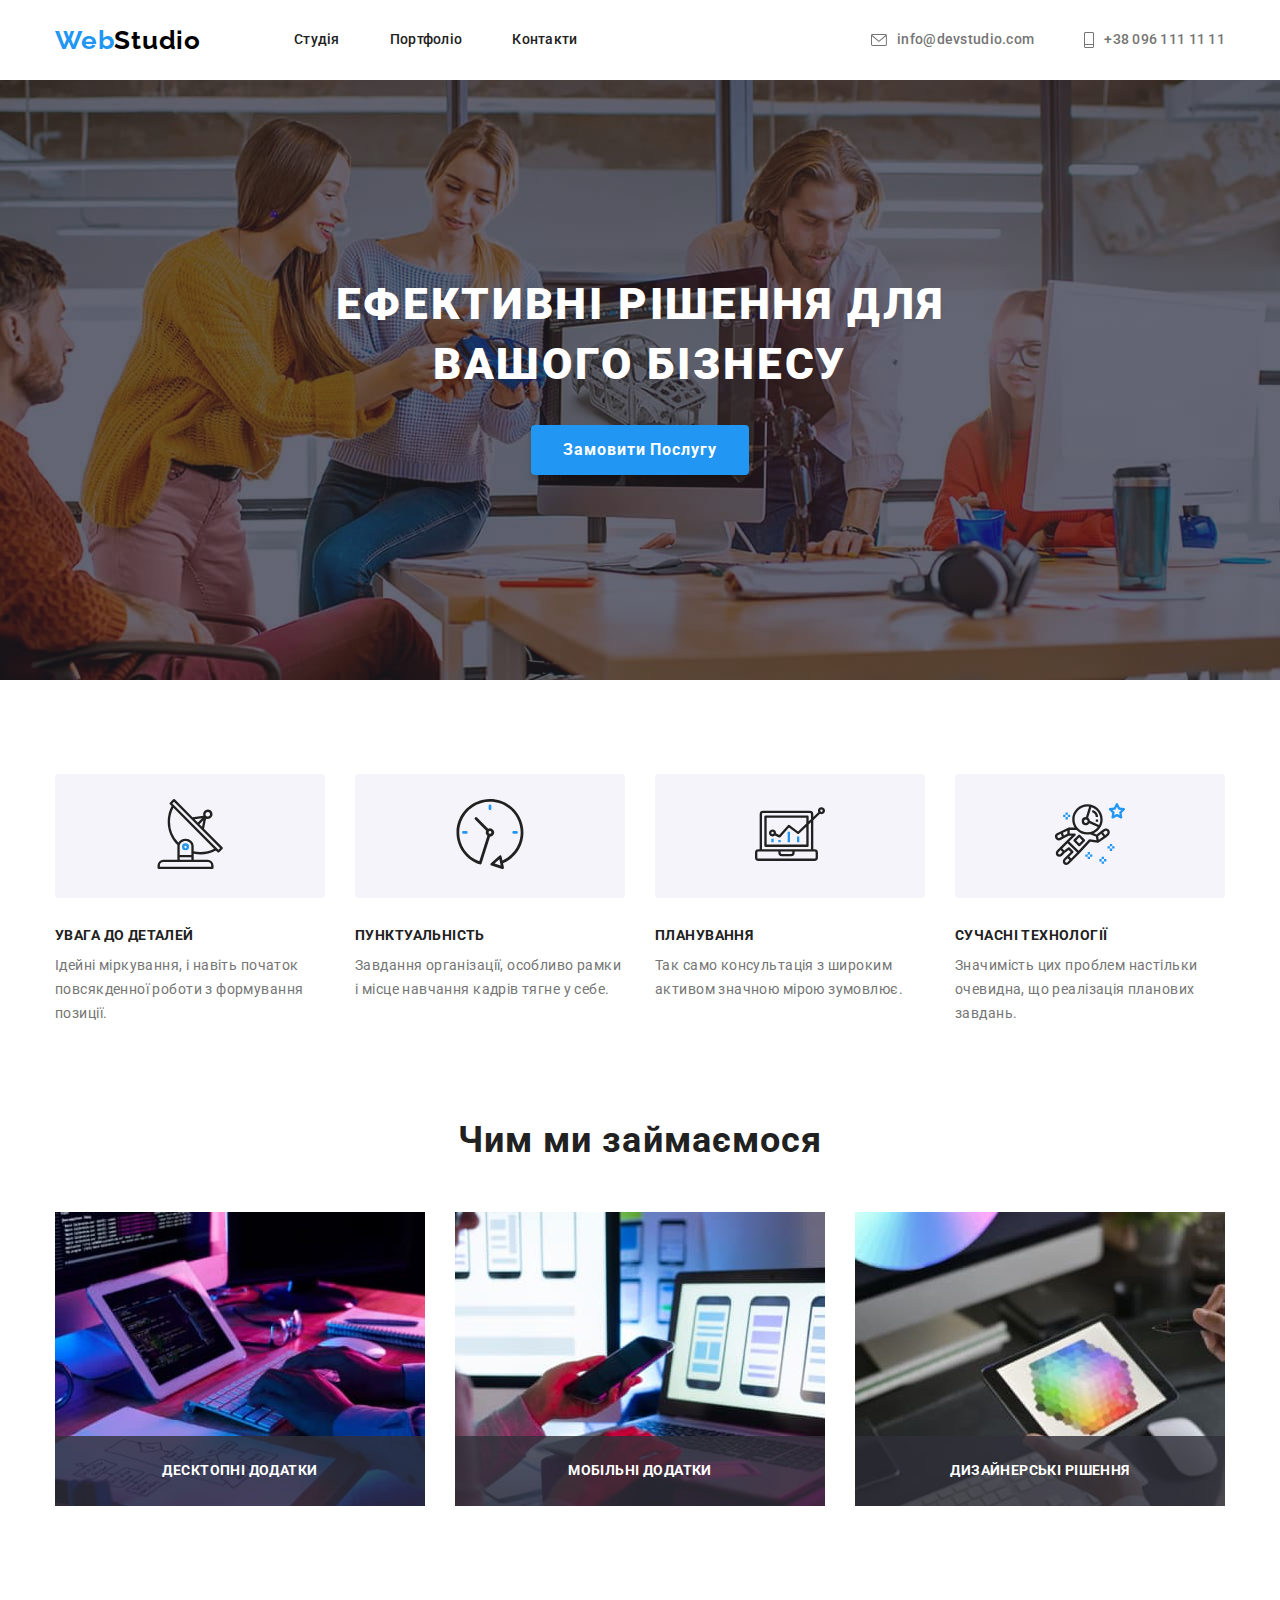
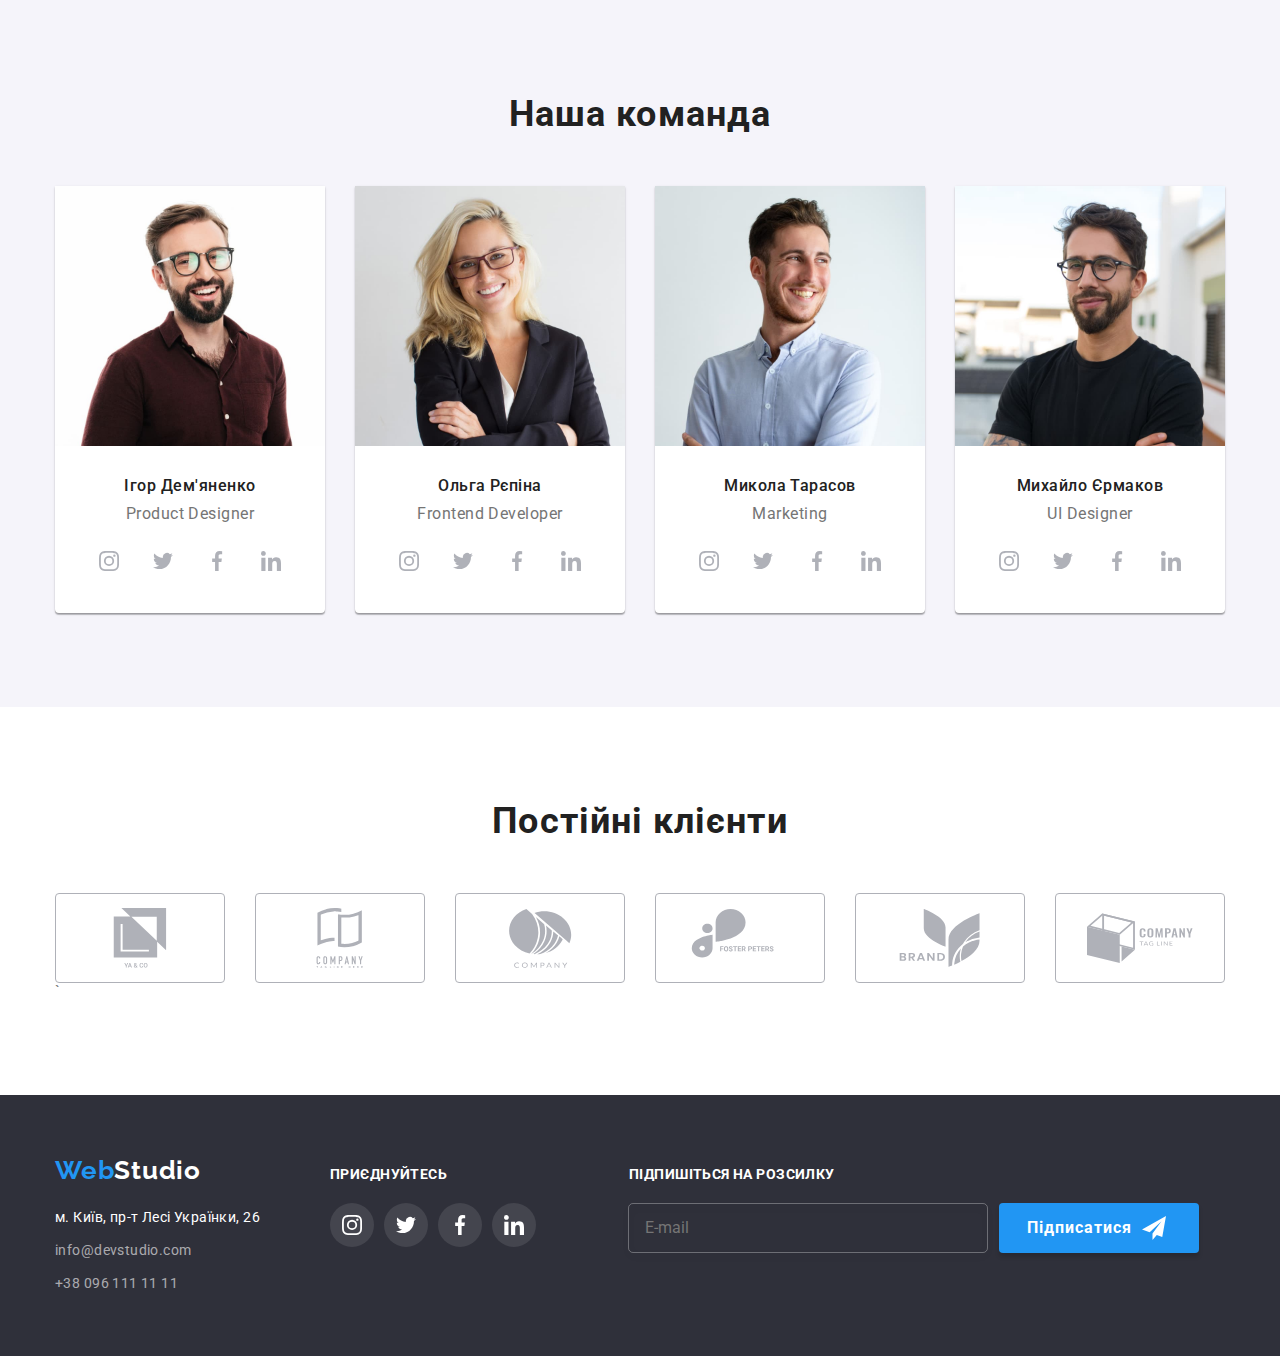
<file: index.html>
<!DOCTYPE html>
<html lang="uk">
  <head>
    <meta charset="UTF-8" />
    <meta http-equiv="X-UA-Compatible" content="IE=edge" />
    <meta name="viewport" content="width=device-width, initial-scale=1.0" />
    <link rel="preconnect" href="https://fonts.googleapis.com" />
    <link rel="preconnect" href="https://fonts.gstatic.com" crossorigin />
    <link
      href="https://fonts.googleapis.com/css2?family=Raleway:wght@700&family=Roboto:wght@400;500;700;900&display=swap"
      rel="stylesheet"
    />
    <link
      rel="stylesheet"
      href="https://cdnjs.cloudflare.com/ajax/libs/modern-normalize/1.1.0/modern-normalize.min.css"
    />
    <link rel="stylesheet" href="./css/styles.css" />
    <title>WebStudio</title>
  </head>
  <body>
    <header class="header">
      <div class="container block">
        <nav class="header-nav">
          <a href="./index.html" class="logo link"
            >Web<span class="second-word">Studio</span></a
          >

          <ul class="nav-list list">
            <li class="contact-item">
              <a href="#" class="nav-link line link">Студiя</a>
            </li>
            <li class="contact-item">
              <a href="./portfolio.html" class="nav-link line link"
                >Портфолiо</a
              >
            </li>
            <li class="contact-item">
              <a href="#" class="nav-link line link">Контакти</a>
            </li>
          </ul>
        </nav>
        <ul class="contact-list list">
          <li class="contact-item">
            <a href="mailto:info@devstudio.com" class="contact-link link"
              ><svg class="contact-mail-icon">
                <use href="./images/sprite.svg#mail"></use>
              </svg>
              info@devstudio.com</a
            >
          </li>
          <li class="contact-item">
            <a href="tel:+380961111111" class="contact-link link"
              ><svg class="contact-phone-icon">
                <use href="./images/sprite.svg#phone"></use>
              </svg>
              +38 096 111 11 11</a
            >
          </li>
        </ul>
      </div>
    </header>
    <main>
      <section class="hero">
        <div class="container">
          <h1 class="hero-title">
            Ефективні рішення для<br />
            вашого бізнесу
          </h1>
          <button class="hero-btn" type="button" data-modal-open>
            Замовити Послугу
          </button>
        </div>
      </section>

      <section class="section-advantages">
        <div class="container">
          <h2 class="title visually-hidden">Наші переваги</h2>
          <!--  далее уберается с помощью css  -->
          <ul class="advantages-list list">
            <li class="advantages-item item">
              <div class="advantages-icon-wrap">
                <svg class="advantages-icon">
                  <use href="./images/sprite.svg#antenna"></use>
                </svg>
              </div>
              <h3 class="advantages-title">увага до деталей</h3>
              <p class="advantages-text">
                Ідейні міркування, і навіть початок повсякденної роботи з
                формування позиції.
              </p>
            </li>
            <li class="advantages-item item">
              <div class="advantages-icon-wrap">
                <svg class="advantages-icon">
                  <use href="./images/sprite.svg#clock"></use>
                </svg>
              </div>
              <h3 class="advantages-title">пунктуальнiсть</h3>
              <p class="advantages-text">
                Завдання організації, особливо рамки і місце навчання кадрів
                тягне у себе.
              </p>
            </li>
            <li class="advantages-item item">
              <div class="advantages-icon-wrap">
                <svg class="advantages-icon">
                  <use href="./images/sprite.svg#diagram"></use>
                </svg>
              </div>
              <h3 class="advantages-title">планування</h3>
              <p class="advantages-text">
                Так само консультація з широким активом значною мірою зумовлює.
              </p>
            </li>
            <li class="advantages-item item">
              <div class="advantages-icon-wrap">
                <svg class="advantages-icon">
                  <use href="./images/sprite.svg#astronaut"></use>
                </svg>
              </div>
              <h3 class="advantages-title">сучаснi технологiї</h3>
              <p class="advantages-text">
                Значимість цих проблем настільки очевидна, що реалізація
                планових завдань.
              </p>
            </li>
          </ul>
        </div>
      </section>
      <section class="section-work section">
        <div class="container">
          <h2 class="title">Чим ми займаємося</h2>
          <ul class="work-list list">
            <li class="work-item item">
              <div class="work-thumb">
                <img
                  class="work-image"
                  src="./images/softengineer.jpg"
                  width="370"
                  alt="softengineer"
                />
                <div class="work-overlay">
                  <p class="work-overlay-text">Десктопні додатки</p>
                </div>
              </div>
            </li>

            <li class="work-item item">
              <div class="work-thumb">
                <img
                  class="work-image"
                  src="./images/mobiledev.jpg"
                  width="370"
                  alt="mobiledev"
                />
                <div class="work-overlay">
                  <p class="work-overlay-text">Мобільні додатки</p>
                </div>
              </div>
            </li>

            <li class="work-item item">
              <div class="work-thumb">
                <img
                  class="work-image"
                  src="./images/gamedev.jpg"
                  width="370"
                  alt="gamedev"
                />
                <div class="work-overlay">
                  <p class="work-overlay-text">Дизайнерські рішення</p>
                </div>
              </div>
            </li>
          </ul>
        </div>
      </section>
      <section class="section-team section">
        <div class="container">
          <h2 class="title">Наша команда</h2>
          <ul class="team-list list">
            <li class="team-item item">
              <img
                class="team-image"
                src="./images/igor.jpg"
                width="270"
                alt="igor"
              />
              <h3 class="team-name">Ігор Дем'яненко</h3>
              <p class="team-position">Product Designer</p>
              <ul class="team-icon-wrap">
                <li class="team-icon-block">
                  <a href="#" class="team-icon-link">
                    <svg class="team-icon">
                      <use href="./images/sprite.svg#instagram"></use>
                    </svg>
                  </a>
                </li>
                <li class="team-icon-block">
                  <a href="#" class="team-icon-link">
                    <svg class="team-icon">
                      <use href="./images/sprite.svg#twitter"></use>
                    </svg>
                  </a>
                </li>
                <li class="team-icon-block">
                  <a href="#" class="team-icon-link">
                    <svg class="team-icon">
                      <use href="./images/sprite.svg#facebook"></use>
                    </svg>
                  </a>
                </li>
                <li class="team-icon-block">
                  <a href="#" class="team-icon-link">
                    <svg class="team-icon">
                      <use href="./images/sprite.svg#linkedin"></use>
                    </svg>
                  </a>
                </li>
              </ul>
            </li>
            <li class="team-item item">
              <img
                class="team-image"
                src="./images/olga.jpg"
                width="270"
                alt="olga"
              />
              <h3 class="team-name">Ольга Рєпіна</h3>
              <p class="team-position">Frontend Developer</p>
              <ul class="team-icon-wrap">
                <li class="team-icon-block">
                  <a href="#" class="team-icon-link">
                    <svg class="team-icon">
                      <use href="./images/sprite.svg#instagram"></use>
                    </svg>
                  </a>
                </li>
                <li class="team-icon-block">
                  <a href="#" class="team-icon-link">
                    <svg class="team-icon">
                      <use href="./images/sprite.svg#twitter"></use>
                    </svg>
                  </a>
                </li>
                <li class="team-icon-block">
                  <a href="#" class="team-icon-link">
                    <svg class="team-icon">
                      <use href="./images/sprite.svg#facebook"></use>
                    </svg>
                  </a>
                </li>
                <li class="team-icon-block">
                  <a href="#" class="team-icon-link">
                    <svg class="team-icon">
                      <use href="./images/sprite.svg#linkedin"></use>
                    </svg>
                  </a>
                </li>
              </ul>
            </li>
            <li class="team-item item">
              <img
                class="team-image"
                src="./images/mukola.jpg"
                width="270"
                alt="mukola"
              />
              <h3 class="team-name">Микола Тарасов</h3>
              <p class="team-position">Marketing</p>
              <ul class="team-icon-wrap">
                <li class="team-icon-block">
                  <a href="#" class="team-icon-link">
                    <svg class="team-icon">
                      <use href="./images/sprite.svg#instagram"></use>
                    </svg>
                  </a>
                </li>
                <li class="team-icon-block">
                  <a href="#" class="team-icon-link">
                    <svg class="team-icon">
                      <use href="./images/sprite.svg#twitter"></use>
                    </svg>
                  </a>
                </li>
                <li class="team-icon-block">
                  <a href="#" class="team-icon-link">
                    <svg class="team-icon">
                      <use href="./images/sprite.svg#facebook"></use>
                    </svg>
                  </a>
                </li>
                <li class="team-icon-block">
                  <a href="#" class="team-icon-link">
                    <svg class="team-icon">
                      <use href="./images/sprite.svg#linkedin"></use>
                    </svg>
                  </a>
                </li>
              </ul>
            </li>
            <li class="team-item item">
              <img
                class="team-image"
                src="./images/muhailo.jpg"
                width="270"
                alt="muhailo"
              />
              <h3 class="team-name">Михайло Єрмаков</h3>
              <p class="team-position">UI Designer</p>
              <ul class="team-icon-wrap">
                <li class="team-icon-block">
                  <a href="#" class="team-icon-link">
                    <svg class="team-icon">
                      <use href="./images/sprite.svg#instagram"></use>
                    </svg>
                  </a>
                </li>
                <li class="team-icon-block">
                  <a href="#" class="team-icon-link">
                    <svg class="team-icon">
                      <use href="./images/sprite.svg#twitter"></use>
                    </svg>
                  </a>
                </li>
                <li class="team-icon-block">
                  <a href="#" class="team-icon-link">
                    <svg class="team-icon">
                      <use href="./images/sprite.svg#facebook"></use>
                    </svg>
                  </a>
                </li>
                <li class="team-icon-block">
                  <a href="#" class="team-icon-link">
                    <svg class="team-icon">
                      <use href="./images/sprite.svg#linkedin"></use>
                    </svg>
                  </a>
                </li>
              </ul>
            </li>
          </ul>
        </div>
      </section>
      <section class="regular-customers section">
        <div class="container">
          <h2 class="title">Постійні клієнти</h2>
          <ul class="regular-list list">
            <li class="regular-item item">
              <a href="#" class="regular-link link">
                <svg class="regular-icon">
                  <use href="./images/sprite.svg#group-1"></use>
                </svg>
              </a>
            </li>
            <li class="regular-item item">
              <a href="#" class="regular-link">
                <svg class="regular-icon">
                  <use href="./images/sprite.svg#group-2"></use>
                </svg>
              </a>
            </li>
            <li class="regular-item item">
              <a href="#" class="regular-link">
                <svg class="regular-icon">
                  <use href="./images/sprite.svg#group-3"></use>
                </svg>
              </a>
            </li>
            <li class="regular-item item">
              <a href="#" class="regular-link">
                <svg class="regular-icon">
                  <use href="./images/sprite.svg#group-4"></use>
                </svg>
              </a>
            </li>
            <li class="regular-item item">
              <a href="#" class="regular-link">
                <svg class="regular-icon">
                  <use href="./images/sprite.svg#group-5"></use>
                </svg>
              </a>
            </li>
            <li class="regular-item item">
              <a href="#" class="regular-link">
                <svg class="regular-icon">
                  <use href="./images/sprite.svg#group-6"></use>
                </svg>
              </a>
            </li>
          </ul>
          `
        </div>
      </section>
    </main>
    <footer class="footer">
      <div class="footer-container container">
        <div class="footer-contact">
          <a href="/" class="logo link"
            >Web<span class="footer-second-word">Studio</span></a
          >
          <address class="footer-address">
            <ul class="footer-list list">
              <li class="footer-item">
                <a
                  class="footer-link link location"
                  href="https://goo.gl/maps/rSGDT6scq2BDMD889"
                  >м. Київ, пр-т Лесі Українки, 26</a
                >
              </li>
              <li class="footer-item">
                <a class="footer-link link" href="mailto:info@devstudio.com"
                  >info@devstudio.com</a
                >
              </li>
              <li class="footer-item">
                <a class="footer-link link" href="tel:+380961111111"
                  >+38 096 111 11 11</a
                >
              </li>
            </ul>
          </address>
        </div>
        <div class="footer-social">
          <h3 class="footer-social-title">приєднуйтесь</h3>
          <ul class="footer-social-list list">
            <li class="footer-social-item item">
              <a href="#" class="footer-social-link link">
                <svg class="footer-social-icon">
                  <use href="./images/sprite.svg#instagram"></use>
                </svg>
              </a>
            </li>
            <li class="footer-social-item">
              <a href="#" class="footer-social-link">
                <svg class="footer-social-icon">
                  <use href="./images/sprite.svg#twitter"></use>
                </svg>
              </a>
            </li>
            <li class="footer-social-item">
              <a href="#" class="footer-social-link">
                <svg class="footer-social-icon">
                  <use href="./images/sprite.svg#facebook"></use>
                </svg>
              </a>
            </li>
            <li class="footer-social-item">
              <a href="#" class="footer-social-link">
                <svg class="footer-social-icon">
                  <use href="./images/sprite.svg#linkedin"></use>
                </svg>
              </a>
            </li>
          </ul>
        </div>
        <form class="footer-form">
          <h3 class="form-title">Підпишіться на розсилку</h3>

          <div class="form-field">
            <input
              type="email"
              name="email"
              class="input-email"
              id="email"
              placeholder=" "
            />
            <label class="footer-label" for="email">E-mail</label>

            <button class="footer-btn" type="submit">
              Підписатися
              <svg class="form-btn-icon">
                <use href="./images/sprite.svg#icon-send"></use>
              </svg>
            </button>
          </div>
        </form>
      </div>
    </footer>
    <div class="backdrop is-hidden" data-modal>
      <div class="modal">
        <button type="button" class="modal-button" data-modal-close>
          <svg class="modal-icon">
            <use href="./images/sprite.svg#btn-close"></use>
          </svg>
        </button>
        <form class="modal-form">
          <h2 class="modal-form-title">
            Залиште свої дані, ми вам передзвонимо
          </h2>

          <label class="form-item-label">
            <span class="form-text">Ім'я</span>
            <input type="text" name="name" class="modal-input" />
            <svg class="modal-form-icon">
              <use href="./images/sprite.svg#person"></use>
            </svg>
          </label>

          <label class="form-item-label">
            <span class="form-text">Телефон</span>
            <input type="tel" name="number" class="modal-input" />
            <svg class="modal-form-icon">
              <use href="./images/sprite.svg#phone-form"></use>
            </svg>
          </label>

          <label class="form-item-label">
            <span class="form-text">Пошта</span>
            <input type="email" name="email" class="modal-input" />
            <svg class="modal-form-icon">
              <use href="./images/sprite.svg#email"></use>
            </svg>
          </label>
          <label class="form-item-label">
            <span class="form-text">Коментар</span>
            <textarea
              class="form-textarea"
              name="comment"
              rows="10"
              placeholder="Введіть текст"
            >
            </textarea>
          </label>
          <label class="form-item-label">
            <input type="checkbox" name="agreement" class="checkbox" />
            <span class="icon"></span>
            <span class="agreement-text"
              >Погоджуюся з розсилкою та приймаю
              <a href="#" class="agreement-link">Умови договору</a></span
            >
          </label>
          <button type="submit" class="modal-form-btn">Відправити</button>
        </form>
      </div>
    </div>
    <script src="./js/script.js"></script>
  </body>
</html>
</file>
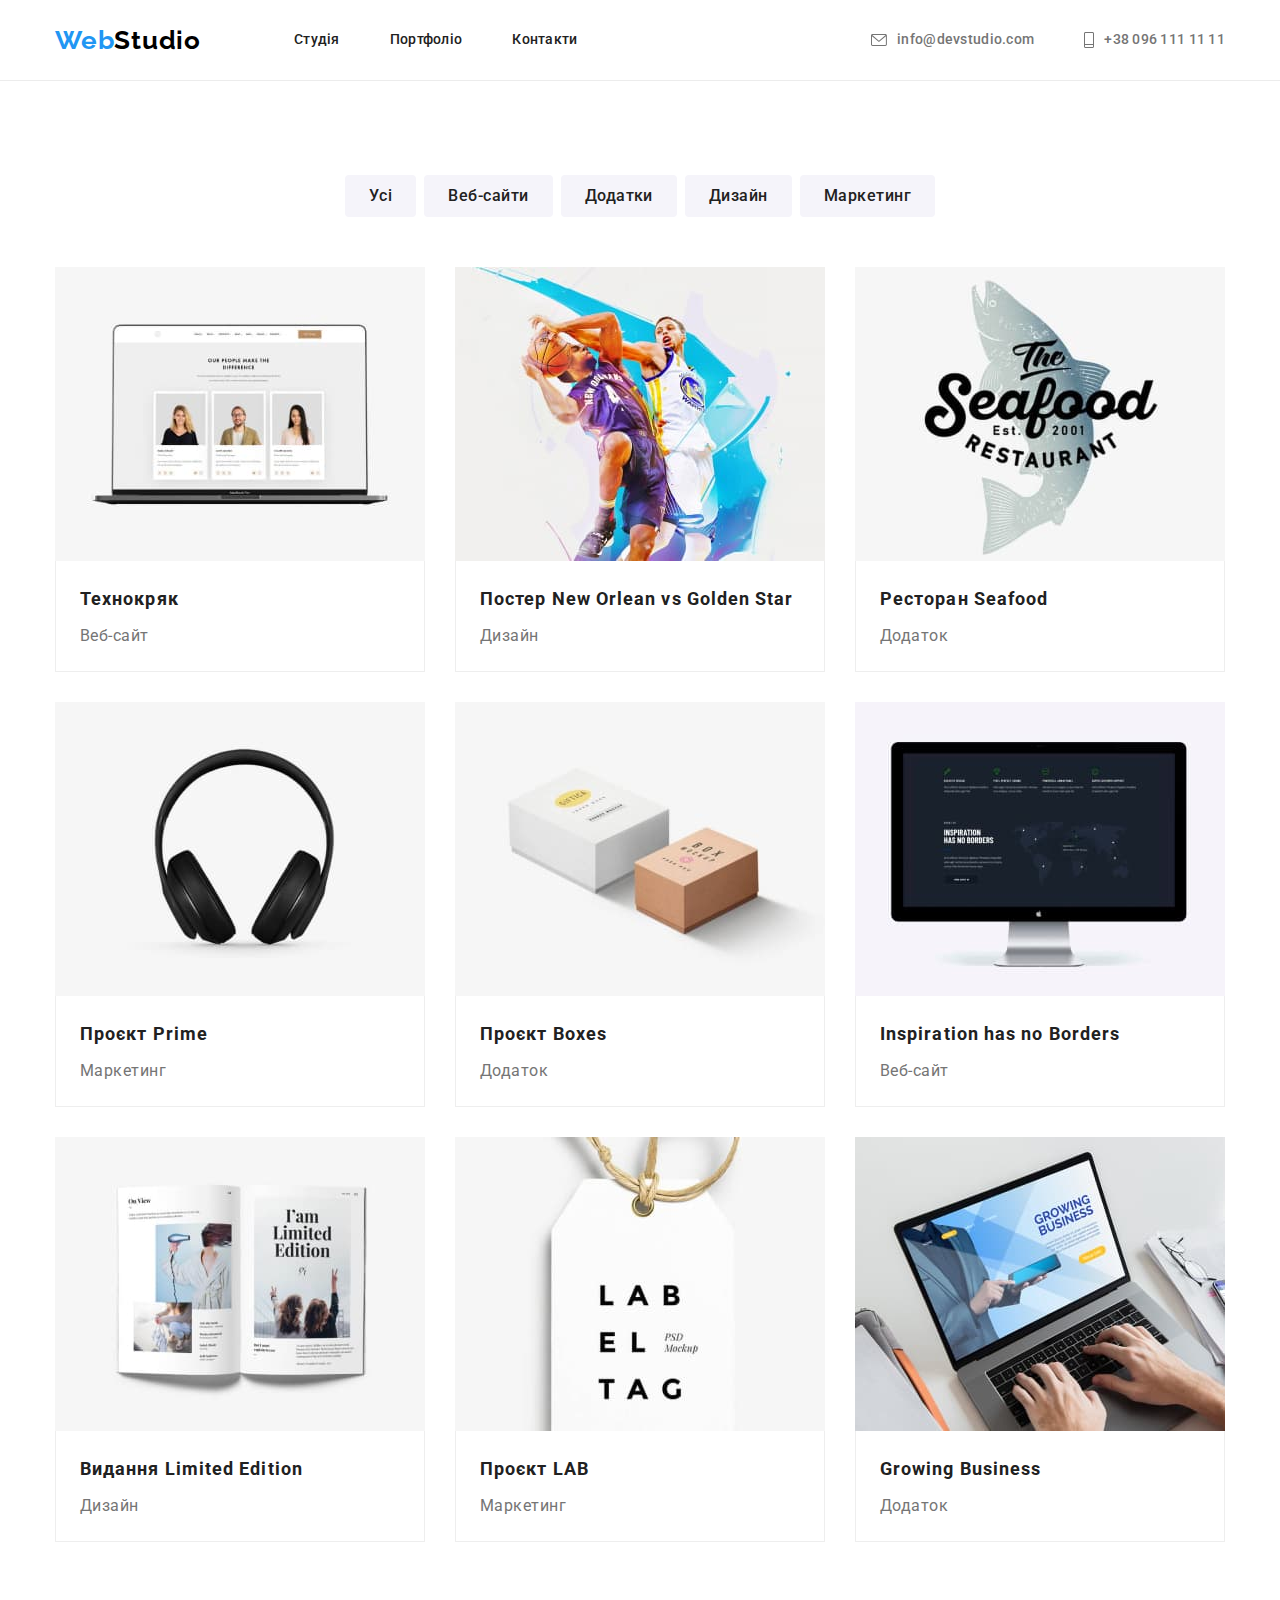
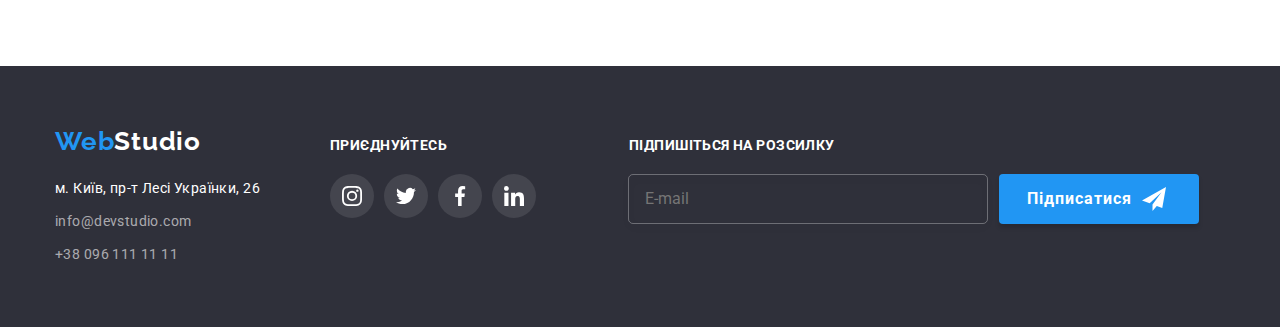
<file: portfolio.html>
<!DOCTYPE html>
<html lang="uk">
  <head>
    <meta charset="UTF-8" />
    <meta http-equiv="X-UA-Compatible" content="IE=edge" />
    <meta name="viewport" content="width=device-width, initial-scale=1.0" />
    <link rel="preconnect" href="https://fonts.googleapis.com" />
    <link rel="preconnect" href="https://fonts.gstatic.com" crossorigin />
    <link
      href="https://fonts.googleapis.com/css2?family=Raleway:wght@700&family=Roboto:wght@400;500;700;900&display=swap"
      rel="stylesheet"
    />
    <link
      rel="stylesheet"
      href="https://cdnjs.cloudflare.com/ajax/libs/modern-normalize/1.1.0/modern-normalize.min.css"
    />
    <link rel="stylesheet" href="./css/styles.css" />
    <title>WebStudio</title>
  </head>
  <body>
    <header class="header header-portfolio">
      <div class="container block">
        <nav class="header-nav">
          <a href="./index.html" class="logo link"
            >Web<span class="second-word">Studio</span></a
          >

          <ul class="nav-list list">
            <li class="contact-item">
              <a href="./index.html" class="nav-link line link">Студiя</a>
            </li>
            <li class="contact-item">
              <a href="./portfolio.html" class="nav-link line link"
                >Портфолiо</a
              >
            </li>
            <li class="contact-item">
              <a href="#" class="nav-link line link">Контакти</a>
            </li>
          </ul>
        </nav>
        <ul class="contact-list list">
          <li class="contact-item">
            <a href="mailto:info@devstudio.com" class="contact-link link"
              ><svg class="contact-mail-icon">
                <use href="./images/sprite.svg#mail"></use>
              </svg>
              info@devstudio.com</a
            >
          </li>
          <li class="contact-item">
            <a href="tel:+380961111111" class="contact-link link"
              ><svg class="contact-phone-icon">
                <use href="./images/sprite.svg#phone"></use>
              </svg>
              +38 096 111 11 11</a
            >
          </li>
        </ul>
      </div>
    </header>
    <main>
      <section class="portfolio section">
        <div class="container">
          <h1 class="portfolio-title visually-hidden">Наші проекти</h1>
          <ul class="portfolio-btn-list list">
            <li class="portfolio-btn-list-item">
              <button class="portfolio-btn" type="button">Уci</button>
            </li>
            <li class="portfolio-btn-list-item">
              <button class="portfolio-btn" type="button">Веб-сайти</button>
            </li>
            <li class="portfolio-btn-list-item">
              <button class="portfolio-btn" type="button">Додатки</button>
            </li>
            <li class="portfolio-btn-list-item">
              <button class="portfolio-btn" type="button">Дизайн</button>
            </li>
            <li class="portfolio-btn-list-item">
              <button class="portfolio-btn" type="button">Маркетинг</button>
            </li>
          </ul>
          <ul class="portfolio-images-list list">
            <li class="portfolio-images-list-item">
              <a href="#" class="portfolio-link link">
                <img
                  class="portfolio-image"
                  src="./images/technoqua.jpg"
                  alt="web site"
                  width="370"
                />
                <div class="portfolio-image-description">
                  <h2 class="portfolio-name">Технокряк</h2>
                  <p class="portfolio-project">Веб-сайт</p>
                </div>
                <div class="portfolio-overlay">
                  <p class="portfolio-overlay-text">
                    Ресурс пропонує комплексні пропозиції з різним рівнем
                    функціоналу та сервісів. Все це дозволить відвідувачу
                    отримати вичерпні відомості про компанію чи приватну особу.
                  </p>
                </div>
              </a>
            </li>
            <li class="portfolio-images-list-item">
              <a href="#" class="portfolio-link link">
                <img
                  class="portfolio-image"
                  src="./images/basketball-post.jpg"
                  alt="basketball post"
                  width="370"
                />
                <div class="portfolio-image-description">
                  <h2 class="portfolio-name">
                    Постер New Orlean vs Golden Star
                  </h2>
                  <p class="portfolio-project">Дизайн</p>
                </div>
                <div class="portfolio-overlay">
                  <p class="portfolio-overlay-text">
                    Ресурс пропонує комплексні пропозиції з різним рівнем
                    функціоналу та сервісів. Все це дозволить відвідувачу
                    отримати вичерпні відомості про компанію чи приватну особу.
                  </p>
                </div>
              </a>
            </li>
            <li class="portfolio-images-list-item">
              <a href="#" class="portfolio-link link">
                <img
                  class="portfolio-image"
                  src="./images/restourant-seafood.jpg"
                  alt="restourant seafood"
                  width="370"
                />
                <div class="portfolio-image-description">
                  <h2 class="portfolio-name">Ресторан Seafood</h2>
                  <p class="portfolio-project">Додаток</p>
                </div>
                <div class="portfolio-overlay">
                  <p class="portfolio-overlay-text">
                    Ресурс пропонує комплексні пропозиції з різним рівнем
                    функціоналу та сервісів. Все це дозволить відвідувачу
                    отримати вичерпні відомості про компанію чи приватну особу.
                  </p>
                </div>
              </a>
            </li>
            <li class="portfolio-images-list-item">
              <a href="#" class="portfolio-link link">
                <img
                  class="portfolio-image"
                  src="./images/prime-project.jpg"
                  alt="prime project"
                  width="370"
                />
                <div class="portfolio-image-description">
                  <h2 class="portfolio-name">Проєкт Prime</h2>
                  <p class="portfolio-project">Маркетинг</p>
                </div>
                <div class="portfolio-overlay">
                  <p class="portfolio-overlay-text">
                    Ресурс пропонує комплексні пропозиції з різним рівнем
                    функціоналу та сервісів. Все це дозволить відвідувачу
                    отримати вичерпні відомості про компанію чи приватну особу.
                  </p>
                </div>
              </a>
            </li>
            <li class="portfolio-images-list-item">
              <a href="#" class="portfolio-link link">
                <img
                  class="portfolio-image"
                  src="./images/boxes-project.jpg"
                  alt="boxes project"
                  width="370"
                />
                <div class="portfolio-image-description">
                  <h2 class="portfolio-name">Проєкт Boxes</h2>
                  <p class="portfolio-project">Додаток</p>
                </div>
                <div class="portfolio-overlay">
                  <p class="portfolio-overlay-text">
                    Ресурс пропонує комплексні пропозиції з різним рівнем
                    функціоналу та сервісів. Все це дозволить відвідувачу
                    отримати вичерпні відомості про компанію чи приватну особу.
                  </p>
                </div>
              </a>
            </li>
            <li class="portfolio-images-list-item">
              <a href="#" class="portfolio-link link">
                <img
                  class="portfolio-image"
                  src="./images/inspiration.jpg"
                  alt="inspiration"
                  width="370"
                />
                <div class="portfolio-image-description">
                  <h2 class="portfolio-name">Inspiration has no Borders</h2>
                  <p class="portfolio-project">Веб-сайт</p>
                </div>
                <div class="portfolio-overlay">
                  <p class="portfolio-overlay-text">
                    Ресурс пропонує комплексні пропозиції з різним рівнем
                    функціоналу та сервісів. Все це дозволить відвідувачу
                    отримати вичерпні відомості про компанію чи приватну особу.
                  </p>
                </div>
              </a>
            </li>
            <li class="portfolio-images-list-item">
              <a href="#" class="portfolio-link link">
                <img
                  class="portfolio-image"
                  src="./images/limited-edition.jpg"
                  alt="limited edition"
                  width="370"
                />
                <div class="portfolio-image-description">
                  <h2 class="portfolio-name">Видання Limited Edition</h2>
                  <p class="portfolio-project">Дизайн</p>
                </div>
                <div class="portfolio-overlay">
                  <p class="portfolio-overlay-text">
                    Ресурс пропонує комплексні пропозиції з різним рівнем
                    функціоналу та сервісів. Все це дозволить відвідувачу
                    отримати вичерпні відомості про компанію чи приватну особу.
                  </p>
                </div>
              </a>
            </li>
            <li class="portfolio-images-list-item">
              <a href="#" class="portfolio-link link">
                <img
                  class="portfolio-image"
                  src="./images/lab-project.jpg"
                  alt="lab project"
                  width="370"
                />
                <div class="portfolio-image-description">
                  <h2 class="portfolio-name">Проєкт LAB</h2>
                  <p class="portfolio-project">Маркетинг</p>
                </div>
                <div class="portfolio-overlay">
                  <p class="portfolio-overlay-text">
                    Ресурс пропонує комплексні пропозиції з різним рівнем
                    функціоналу та сервісів. Все це дозволить відвідувачу
                    отримати вичерпні відомості про компанію чи приватну особу.
                  </p>
                </div>
              </a>
            </li>
            <li class="portfolio-images-list-item">
              <a href="#" class="portfolio-link link">
                <img
                  class="portfolio-image"
                  src="./images/growing-business.jpg"
                  alt="growing business"
                  width="370"
                />
                <div class="portfolio-image-description">
                  <h2 class="portfolio-name">Growing Business</h2>
                  <p class="portfolio-project">Додаток</p>
                </div>
                <div class="portfolio-overlay">
                  <p class="portfolio-overlay-text">
                    Ресурс пропонує комплексні пропозиції з різним рівнем
                    функціоналу та сервісів. Все це дозволить відвідувачу
                    отримати вичерпні відомості про компанію чи приватну особу.
                  </p>
                </div>
              </a>
            </li>
          </ul>
        </div>
      </section>
    </main>
    <footer class="footer">
      <div class="footer-container container">
        <div class="footer-contact">
          <a href="/" class="logo link"
            >Web<span class="footer-second-word">Studio</span></a
          >
          <address class="footer-address">
            <ul class="footer-list list">
              <li class="footer-item">
                <a
                  class="footer-link link location"
                  href="https://goo.gl/maps/rSGDT6scq2BDMD889"
                  >м. Київ, пр-т Лесі Українки, 26</a
                >
              </li>
              <li class="footer-item">
                <a class="footer-link link" href="mailto:info@devstudio.com"
                  >info@devstudio.com</a
                >
              </li>
              <li class="footer-item">
                <a class="footer-link link" href="tel:+380961111111"
                  >+38 096 111 11 11</a
                >
              </li>
            </ul>
          </address>
        </div>
        <div class="footer-social">
          <h3 class="footer-social-title">приєднуйтесь</h3>
          <ul class="footer-social-list list">
            <li class="footer-social-item item">
              <a href="#" class="footer-social-link link">
                <svg class="footer-social-icon">
                  <use href="./images/sprite.svg#instagram"></use>
                </svg>
              </a>
            </li>
            <li class="footer-social-item">
              <a href="#" class="footer-social-link">
                <svg class="footer-social-icon">
                  <use href="./images/sprite.svg#twitter"></use>
                </svg>
              </a>
            </li>
            <li class="footer-social-item">
              <a href="#" class="footer-social-link">
                <svg class="footer-social-icon">
                  <use href="./images/sprite.svg#facebook"></use>
                </svg>
              </a>
            </li>
            <li class="footer-social-item">
              <a href="#" class="footer-social-link">
                <svg class="footer-social-icon">
                  <use href="./images/sprite.svg#linkedin"></use>
                </svg>
              </a>
            </li>
          </ul>
        </div>
        <form class="footer-form">
          <h3 class="form-title">Підпишіться на розсилку</h3>

          <div class="form-field">
            <input
              type="email"
              name="email"
              class="input-email"
              id="email"
              placeholder=" "
            />
            <label class="footer-label" for="email">E-mail</label>

            <button class="footer-btn" type="submit">
              Підписатися
              <svg class="form-btn-icon">
                <use href="./images/sprite.svg#icon-send"></use>
              </svg>
            </button>
          </div>
        </form>
      </div>
    </footer>
  </body>
</html>
</file>
<file: css/styles.css>
*,
*::before,
*::after {
  box-sizing: border-box;
}

/* Убираем внутренние отступы */
ul,
ol {
  padding: 0;
  margin: 0;
  list-style: none;
}

/* Убираем внешние отступы */
body,
h1,
h2,
h3,
h4,
h5,
h6,
p,
ul,
ol {
  margin: 0;
}

:root {
  --main-color: #757575;
  --black-color: #212121;
  --main-bg-color: #fff;
  --accent-color: #2196f3;
  --white-text-color: #fff;
  --image-bg-color: blanchedalmond;
  --margin-left-for-lists: 30px;
  --font-weight-bold: 700;
  --bg-color-advantages-icon: #f5f4fa;
  --bg-color-social-icon: #afb1b8;
  --time-function: cubic-bezier(0.4, 0, 0.2, 1);
}
body {
  font-family: "Roboto", sans-serif;
  background-color: var(--main-bg-color);
  color: var(--main-color);
}

.list {
  list-style: none;
}

.link {
  display: block;
  text-decoration: none;
}

.container {
  max-width: 1200px;
  padding: 0 15px;
  margin: 0 auto;
}

img {
  display: block;
}

.section {
  padding: 94px 0;
}

.backdrop {
  position: fixed;
  top: 0;
  left: 0;
  width: 100vw;
  height: 100vh;
  background-color: rgba(0, 0, 0, 0.2);
  opacity: 1;
  transition: opacity 250ms var(--time-function);
}
.backdrop.is-hidden {
  opacity: 0;
  pointer-events: none;
}
/* спрятано модальное окно*/
.backdrop.is-hidden .modal {
  transform: translate(-50%, -50%) scale(0.9);
}
/*когда видно модальное окно*/
.modal {
  position: absolute;
  top: 50%;
  left: 50%;
  width: 528px;
  height: 581px;
  padding: 40px;
  background-color: var(--main-bg-color);
  transform: translate(-50%, -50%) scale(1);
  transition: transform 250ms var(--time-function);
}

.modal-button {
  position: absolute;
  top: 8px;
  right: 8px;
  width: 30px;
  height: 30px;
  display: flex;
  align-items: center;
  justify-content: center;
  border-radius: 50%;
  background-color: var(--main-bg-color);
  border-color: rgba(0, 0, 0, 0.1);
  cursor: pointer;
}

.modal-icon {
  width: 11px;
  height: 11px;
  transition: fill 250ms var(--time-function);
}

.modal-button:hover .modal-icon,
.modal-button:focus .modal-icon {
  fill: var(--accent-color);
}

.modal-form {
  width: 448px;
  margin: 0 auto;
}
.modal-form-title {
  margin-bottom: 12px;
  font-weight: var(--font-weight-bold);
  font-size: 20px;
  line-height: 1.15;
  text-align: center;
  letter-spacing: 0.03em;

  color: var(--black-color);
}

.modal-field {
  position: relative;
}

.form-item:not(:first-child) {
  margin-top: 12px;
}
.form-item:nth-child(5) .form-item-label {
  flex-direction: row;
  align-items: center;
}

.form-item-label {
  position: relative;
  display: flex;
  flex-direction: column;
  font-weight: 400;
  font-size: 12px;
  line-height: 1.16;
  letter-spacing: 0.01em;
  color: var(--main-color);
}

.form-item-label:nth-of-type(5) {
  flex-direction: row;
  align-items: center;
  justify-content: center;
}

.modal-input {
  width: 100%;
  padding: 14px 15px 14px 42px;
  margin: 4px 0 10px;
  border: none;
  outline: 1px solid rgba(33, 33, 33, 0.2);
  border-radius: 4px;
  transition: outline 250ms var(--time-function);
  cursor: pointer;
}

.form-item-label:focus-within .modal-form-icon {
  fill: var(--accent-color);
}
.form-item-label:hover .modal-form-icon {
  fill: var(--accent-color);
}

.modal-input:hover,
.modal-input:focus {
  outline: 1px solid var(--accent-color);
}

.modal-form-icon {
  width: 18px;
  height: 18px;
  position: absolute;
  top: 30px;
  left: 15px;
  transition: fill 250ms var(--time-function);
}

.form-textarea {
  resize: none;
  height: 120px;
  padding: 14px 16px;
  margin: 4px 0 20px;
  font-weight: 400;
  font-size: 12px;
  line-height: 1.16px;
  letter-spacing: 0.01em;
  border: none;
  outline: 1px solid rgba(33, 33, 33, 0.2);
  border-radius: 4px;
  color: rgba(117, 117, 117, 0.5);
  transition: outline 250ms var(--time-function);
  cursor: pointer;
}

.form-textarea:hover,
.form-textarea:focus {
  outline: 1px solid var(--accent-color);
}

.modal-form-btn {
  display: block;
  margin: 20px auto 0;
  width: 200px;
  padding: 10px 52px;
  font-weight: var(--font-weight-bold);
  font-size: 16px;
  line-height: 1.88;
  letter-spacing: 0.06em;
  color: var(--white-text-color);
  background-color: var(--accent-color);
  box-shadow: 0px 4px 4px rgba(0, 0, 0, 0.15);
  border-radius: 4px;
  border: none;
  cursor: pointer;
  transition: background-color 250ms var(--time-function);
}

.modal-form-btn:hover,
.modal-form-btn:focus {
  background-color: #188ce8;
}

.checkbox {
  appearance: none;
  position: absolute;
}

.icon {
  display: inline-block;
  width: 15px;
  height: 15px;
  border: 2px solid var(--black-color);
  border-radius: 4px;
  margin-right: 8px;
  transition: background-image 250ms var(--time-function),
    border-color 250ms var(--time-function),
    background-color 250ms var(--time-function);
}

.form-item-label:focus-within .icon,
.form-item-label:hover .icon {
  border-color: var(--accent-color);
}
.form-item-label:focus-within,
.form-item-label:hover {
  cursor: pointer;
}

.checkbox:checked + .icon {
  border-color: transparent;
  background-color: var(--accent-color);
  background-image: url(../images/icon-check.svg);
  background-origin: border-box;
  background-size: contain;
}

.agreement-text {
  font-weight: 400;
  font-size: 14px;
  line-height: 1.71;
  letter-spacing: 0.03em;
  color: var(--main-color);
}

.agreement-link {
  display: inline-block;
  color: var(--accent-color);
  text-decoration: none;
}
.agreement-link:after {
  content: "";
  display: block;
  width: 100%;
  height: 1px;
  margin-top: -4px;
  background-color: var(--accent-color);
}

/*-------------------header-------------------*/
.header-portfolio::after {
  content: "";
  display: block;
  border-bottom: 1px solid #ececec;
}

.block {
  display: flex;
}

.header-nav {
  display: flex;
  align-items: center;
}

.nav-list {
  display: flex;
  align-items: center;
  margin-left: 93px;
}

.nav-link {
  padding: 32px 0;
  position: relative;
}

.contact-item:not(:first-child) {
  margin-left: 50px;
}

.logo {
  font-family: "Raleway", sans-serif;
  font-weight: var(--font-weight-bold);
  font-size: 26px;
  line-height: 1.19;
  letter-spacing: 0.03em;
  color: var(--accent-color);
}

.contact-list {
  display: flex;
  margin-left: auto;
}

.contact-item {
  display: flex;
  position: relative;
}

.line::after {
  content: "";
  position: absolute;
  bottom: 0;
  right: 0;
  width: 100%;
  height: 4px;
  border-radius: 2px;
  background-color: var(--accent-color);
  opacity: 0;
  transition: opacity 250ms var(--time-function);
}

.nav-link:hover.line::after,
.nav-link:focus.line::after {
  opacity: 1;
}

.item:not(:first-child) {
  margin-left: var(--margin-left-for-lists);
}
.second-word {
  color: #000;
}
.nav-link,
.contact-link {
  display: flex;
  align-items: center;
  font-weight: 500;
  font-size: 14px;
  line-height: 1.14;
  letter-spacing: 0.02em;
  color: var(--black-color);
  transition: color 250ms var(--time-function);
}

.contact-mail-icon {
  margin-right: 10px;
  width: 16px;
  height: 12px;
  fill: currentColor;
  transition: fill 250ms var(--time-function);
}

.contact-phone-icon {
  margin-right: 10px;
  width: 10px;
  height: 16px;
  fill: currentColor;
  transition: fill 250ms var(--time-function);
}

.contact-link:hover,
.contact-link:focus .contact-mail-icon {
  fill: var(--accent-color);
}
.contact-link:hover,
.contact-link:focus .contact-phone-icon {
  fill: var(--accent-color);
}

.contact-link {
  color: inherit;
}

.nav-link:hover,
.nav-link:focus,
.contact-link:hover,
.contact-link:focus,
.footer-link:hover,
.footer-link:focus {
  color: var(--accent-color);
}

/*----------hero----------*/

.hero,
.footer {
  background-color: #2f303a;
}

.hero {
  max-width: 1600px;
  height: 600px;
  padding: 195px 0;
  margin: 0 auto;
  text-align: center;
  background-image: linear-gradient(
      to right,
      rgba(47, 48, 58, 0.4),
      rgba(47, 48, 58, 0.4)
    ),
    url(../images/hero.jpg);
  background-repeat: no-repeat;
  background-position: center;
  background-size: cover;
}

.hero-title {
  margin-bottom: 30px;
  font-weight: 900;
  font-size: 44px;
  line-height: 1.36;
  letter-spacing: 0.06em;
  text-transform: uppercase;
  color: var(--white-text-color);
}

.hero-btn {
  padding: 10px 32px;
  font-family: inherit;
  font-weight: var(--font-weight-bold);
  font-size: 16px;
  line-height: 1.88;
  letter-spacing: 0.06em;
  color: var(--white-text-color);
  background-color: var(--accent-color);
  box-shadow: 0px 4px 4px rgba(0, 0, 0, 0.15);
  border-radius: 4px;
  border: none;
  cursor: pointer;
  transition: background-color 250ms var(--time-function);
}

.hero-btn:hover,
.hero-btn:focus {
  background-color: #188ce8;
}

/*---------advantages--------*/

.visually-hidden {
  position: absolute;
  width: 1px;
  height: 1px;
  margin: -1px;
  border: 0;
  padding: 0;
  white-space: nowrap;
  clip-path: inset(100%);
  clip: rect(0 0 0 0);
  overflow: hidden;
}

.section-advantages {
  padding: 94px 0 0;
}

.advantages-list {
  display: flex;
}

.advantages-item {
  flex-basis: calc((100% -90px) / 4);
}

.advantages-icon-wrap {
  background-color: var(--bg-color-advantages-icon);
  /* display: flex;
  justify-content: center; можно использовать флексы*/
  padding: 25px 100px;
  margin-bottom: 30px;
  border-radius: 4px;
}

.advantages-icon {
  width: 70px;
  height: 70px;
}

.title {
  margin-bottom: 50px;
  font-family: inherit;
  font-weight: var(--font-weight-bold);
  font-size: 36px;
  line-height: 1.16;
  text-align: center;
  letter-spacing: 0.03em;
  color: var(--black-color);
}

.advantages-title {
  margin-bottom: 10px;
  font-weight: var(--font-weight-bold);
  font-size: 14px;
  line-height: 1.14;
  letter-spacing: 0.03em;
  text-transform: uppercase;
  color: var(--black-color);
}

.advantages-text {
  font-size: 14px;
  line-height: 1.71;
  letter-spacing: 0.03em;
  color: inherit;
}

/*-----------our works-----------*/
.work-list {
  width: 100%;
  display: flex;
  justify-content: center;
}

.work-image,
.portfolio-image {
  display: block;
  height: 294px;
  background-color: var(--image-bg-color);
}

.work-thumb {
  position: relative;
}
.work-overlay {
  display: flex;
  align-items: center;
  justify-content: center;
  position: absolute;
  width: 100%;
  bottom: 0;
  right: 0;
  padding: 27px 0;
  background-color: rgba(47, 48, 58, 0.8);
}

.work-overlay-text {
  font-weight: var(--font-weight-bold);
  font-size: 14px;
  line-height: 1.14;
  letter-spacing: 0.03em;
  text-transform: uppercase;
  color: var(--white-text-color);
}

/*-----------our team-----------*/

.section-team {
  background-color: #f5f4fa;
  text-align: center;
}
.team-list {
  display: flex;
}

.team-item {
  flex-basis: calc((100% - 90px) / 4);
  background-color: var(--main-bg-color);
  box-shadow: 0px 1px 3px rgba(0, 0, 0, 0.12), 0px 1px 1px rgba(0, 0, 0, 0.14),
    0px 2px 1px rgba(0, 0, 0, 0.2);
  border-radius: 0px 0px 4px 4px;
}

.team-name {
  margin: 30px 0 10px;
  font-weight: 500;
  font-size: 16px;
  line-height: 1.19;
  letter-spacing: 0.03em;
  color: var(--black-color);
}

.team-position {
  margin-bottom: 16px;
  font-size: 16px;
  letter-spacing: 0.03em;
  color: inherit;
}

.team-image {
  display: block;
  height: 260px;
  background-color: var(--image-bg-color);
}

.team-icon-wrap {
  display: flex;
  justify-content: center;
  margin-bottom: 30px;
}

.team-icon-block:not(:first-child) {
  margin-left: 10px;
}

.team-icon-link {
  display: flex;
  align-items: center;
  justify-content: center;
  width: 44px;
  height: 44px;
  border-radius: 50%;
  transition: background-color 250ms var(--time-function);
}

.team-icon {
  width: 20px;
  height: 20px;
  fill: var(--bg-color-social-icon);
  transition: fill 250ms var(--time-function);
}

.team-icon-link:hover,
.team-icon-link:focus {
  background-color: var(--accent-color);
}

.team-icon-link:hover .team-icon,
.team-icon-link:focus .team-icon {
  fill: var(--white-text-color);
}

/*-----------regular-customers-----------------*/

.regular-list {
  display: flex;
}

.regular-item {
  display: flex;
  flex-basis: calc(100% - (5 * 30px) / 6);
}

.regular-link {
  display: flex;
  padding: 14px 31px;
  border: 1px solid var(--bg-color-social-icon);
  border-radius: 4px;
  transition: border-color 250ms var(--time-function);
}

.regular-icon {
  width: 106px;
  height: 60px;
  fill: var(--bg-color-social-icon);
  transition: fill 250ms var(--time-function);
}

.regular-link:hover .regular-icon,
.regular-link:focus .regular-icon {
  fill: var(--accent-color);
}

.regular-link:hover,
.regular-link:focus {
  border-color: var(--accent-color);
}

/*----------footer----------*/

.footer {
  padding: 60px 0;
}

.footer-second-word {
  color: var(--white-text-color);
}

.footer-address {
  margin-top: 20px;
  font-style: inherit;
}
.footer-item:not(:first-child) {
  margin-top: 9px;
}

.footer-link,
.location {
  font-weight: 400;
  font-size: 14px;
  line-height: 1.71;
  letter-spacing: 0.03em;
  color: rgba(255, 255, 255, 0.6);
  transition: color 250ms var(--time-function);
}

.location {
  color: var(--white-text-color);
}

.footer-container {
  display: flex;
  align-items: baseline;
}

.footer-social {
  margin-left: 70px;
}

.footer-social-title {
  margin-bottom: 20px;
  font-weight: var(--font-weight-bold);
  font-size: 14px;
  line-height: 1.14;
  letter-spacing: 0.03em;
  text-transform: uppercase;

  color: var(--white-text-color);
}

.footer-social-list {
  display: flex;
  width: 206px;
}

.footer-social-link {
  display: flex;
  justify-content: center;
  align-items: center;
  width: 44px;
  height: 44px;
  background-color: rgba(255, 255, 255, 0.1);
  border-radius: 50%;

  transition: background-color 250ms var(--time-function);
}

.footer-social-item:not(:first-child) {
  margin-left: 10px;
}

.footer-social-icon {
  width: 20px;
  height: 20px;
  fill: var(--white-text-color);
}

.footer-social-link:hover,
.footer-social-link:focus {
  background-color: var(--accent-color);
}

/*-------------footer-form--------------------*/

.footer-form {
  margin-left: 93px;
  width: 570px;
}

.form-title {
  margin-bottom: 20px;

  font-weight: var(--font-weight-bold);
  font-size: 14px;
  line-height: 1.14;
  letter-spacing: 0.03em;
  text-transform: uppercase;

  color: var(--white-text-color);
}

.form-field {
  display: flex;
  align-items: center;
  position: relative;
}

.input-email {
  display: inline-block;
  width: 358px;
  padding: 14px 0 14px 16px;
  margin-right: 12px;
  border: none;
  outline: 1px solid rgba(255, 255, 255, 0.3);
  border-radius: 4px;
  filter: drop-shadow(0px 4px 4px rgba(0, 0, 0, 0.15));

  font-weight: 400;
  font-size: 16px;
  line-height: 1.25;
  letter-spacing: 0.03em;
  cursor: pointer;
  background-color: transparent;
  color: rgba(255, 255, 255, 0.6);
}

.input-email:hover,
.input-email:focus {
  outline: 1px solid var(--accent-color);
}

.input-email:focus + .footer-label,
.input-email:not(:placeholder-shown) + .footer-label {
  left: -52px;
  color: var(--white-text-color);
}

.footer-label {
  position: absolute;
  top: 16px;
  left: 16px;
  transition: left 250ms var(--time-function);
}

.footer-btn {
  display: inline-flex;
  align-items: center;
  width: 200px;
  padding: 10px 28px;
  font-weight: var(--font-weight-bold);
  font-size: 16px;
  line-height: 1.88;
  letter-spacing: 0.06em;
  color: var(--white-text-color);
  background-color: var(--accent-color);
  box-shadow: 0px 4px 4px rgb(0 0 0 / 15%);
  border-radius: 4px;
  border: none;
  cursor: pointer;
  transition: background-color 250ms var(--time-function);
}

.footer-btn:hover,
.footer-btn:focus {
  background-color: #188ce8;
}

.form-btn-icon {
  width: 24px;
  height: 24px;
  fill: var(--white-text-color);
  margin-left: 10px;
}
/*-----------portfolio-----------*/

.portfolio-btn-list {
  display: flex;
  align-items: center;
  justify-content: center;
  margin-bottom: 50px;
}

.portfolio-btn-list-item:not(:first-child) {
  margin-left: 8px;
}

.portfolio-btn {
  padding: 6px 22px;
  font-family: inherit;
  font-weight: 500;
  font-size: 16px;
  line-height: 1.62;
  text-align: center;
  letter-spacing: 0.03em;
  color: var(--black-color);
  background-color: #f5f4fa;
  border-radius: 4px;
  border-color: transparent;
  cursor: pointer;
  transition: background-color 250ms var(--time-function),
    color 250ms var(--time-function), box-shadow 250ms var(--time-function);
}

.portfolio-btn:hover,
.portfolio-btn:focus {
  background-color: var(--accent-color);
  color: var(--white-text-color);
  box-shadow: 0px 3px 1px rgba(0, 0, 0, 0.1), 0px 1px 2px rgba(0, 0, 0, 0.08),
    0px 2px 2px rgba(0, 0, 0, 0.12);
}

.portfolio-images-list {
  display: flex;
  flex-wrap: wrap;
}

.portfolio-images-list-item {
  flex-basis: calc((100% - 60px) / 3);
  margin-bottom: 30px;
  transition: box-shadow 250ms var(--time-function);
}

.portfolio-link {
  position: relative;
  overflow: hidden;
}

.portfolio-image-description {
  padding: 20px 24px;
  border-left: 1px solid #eeeeee;
  border-right: 1px solid #eeeeee;
  border-bottom: 1px solid #eeeeee;
}

.portfolio-name {
  margin-bottom: 4px;
  font-family: inherit;
  font-weight: var(--font-weight-bold);
  font-size: 18px;
  line-height: 2;
  letter-spacing: 0.06em;
  color: var(--black-color);
}

.portfolio-project {
  font-family: inherit;
  font-size: 16px;
  line-height: 1.88;
  letter-spacing: 0.03em;
  color: var(--main-color);
}

.portfolio-overlay {
  position: absolute;
  width: 370px;
  height: 294px;
  padding: 24px 63px;
  top: 0;
  left: 0;
  opacity: 0;
  background-color: rgba(33, 150, 243, 0.9);
  transform: translateY(100%);
  transition: transform 250ms var(--time-function),
    opacity 250ms var(--time-function);
}

.portfolio-overlay-text {
  font-weight: 400;
  font-size: 18px;
  line-height: 1.56;
  letter-spacing: 0.03em;
  color: var(--white-text-color);
}

.portfolio-images-list-item:hover {
  cursor: pointer;
  box-shadow: 0px 1px 1px rgba(0, 0, 0, 0.12), 0px 4px 4px rgba(0, 0, 0, 0.06),
    1px 4px 6px rgba(0, 0, 0, 0.16);
}

.portfolio-link:hover .portfolio-overlay {
  opacity: 1;
  transform: translateY(0);
}

.portfolio-images-list-item:nth-child(3n + 2) {
  margin-right: 30px;
  margin-left: 30px;
}
</file>
